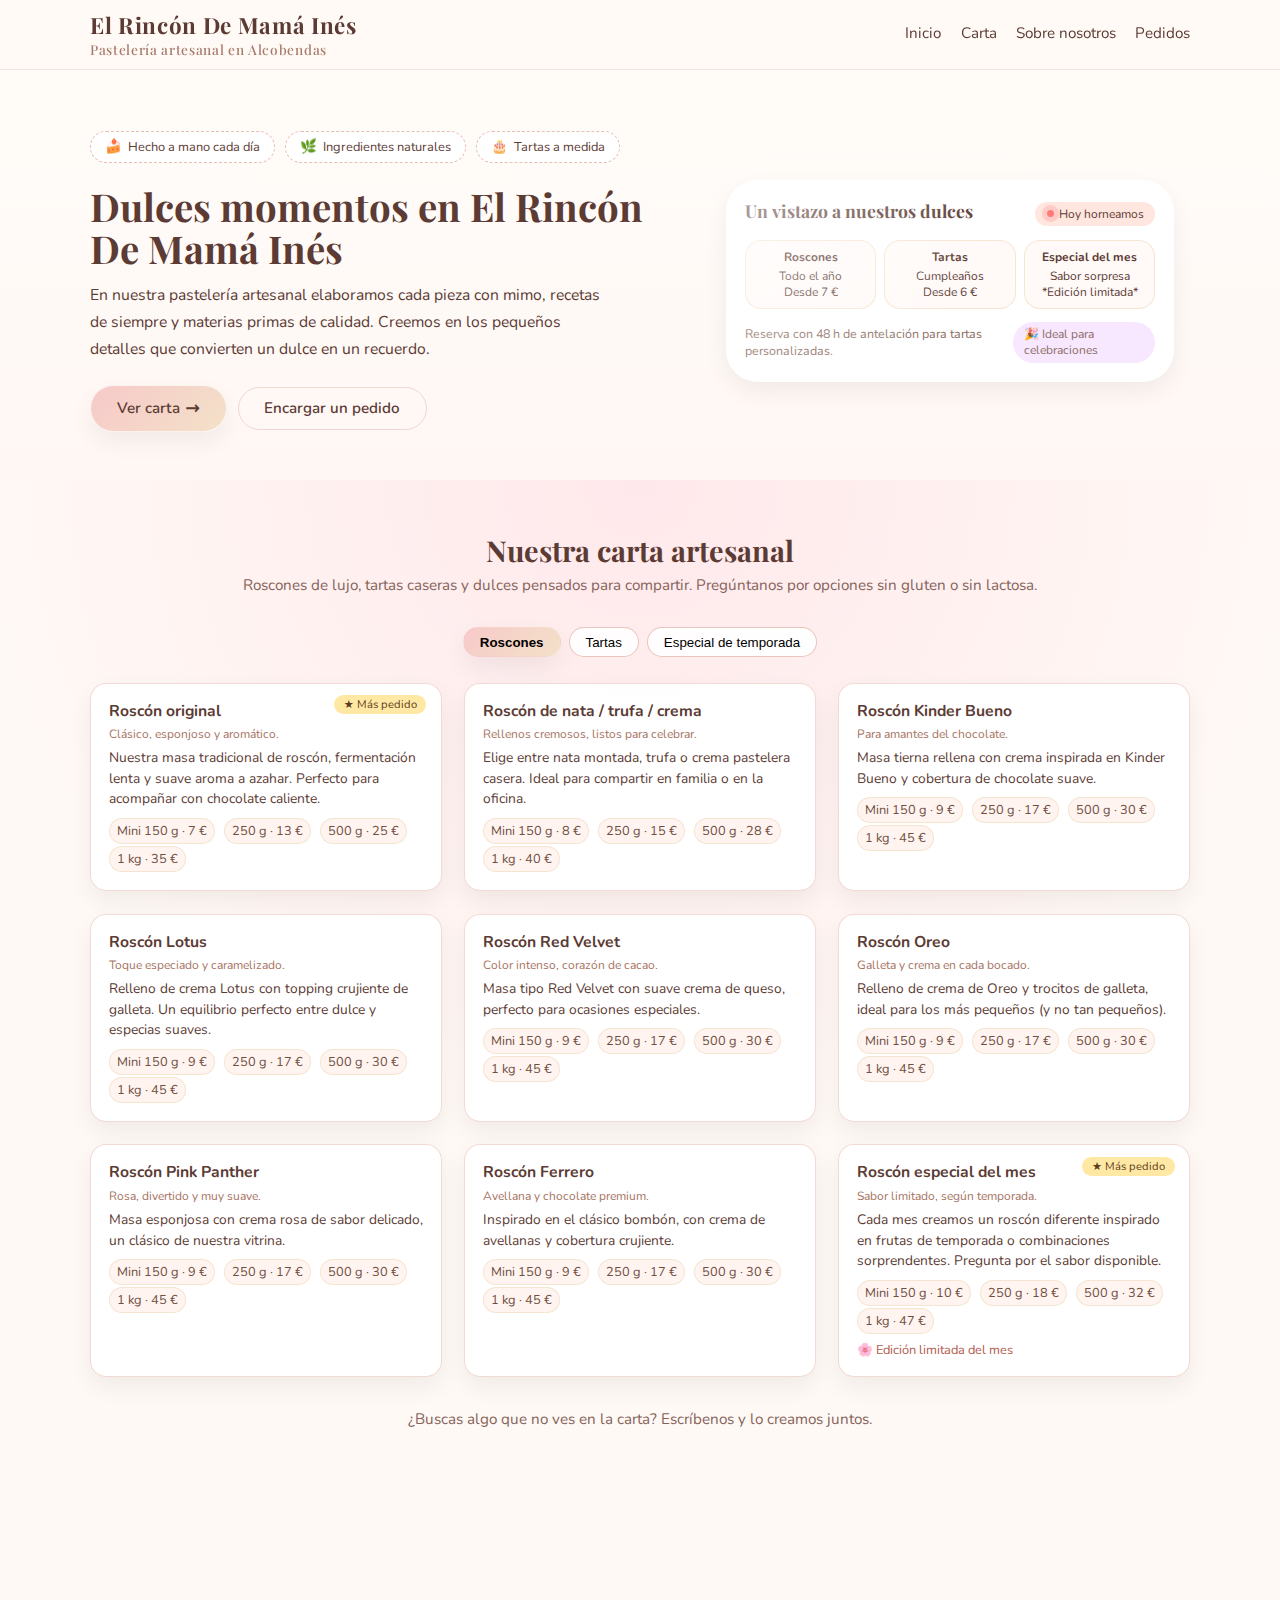
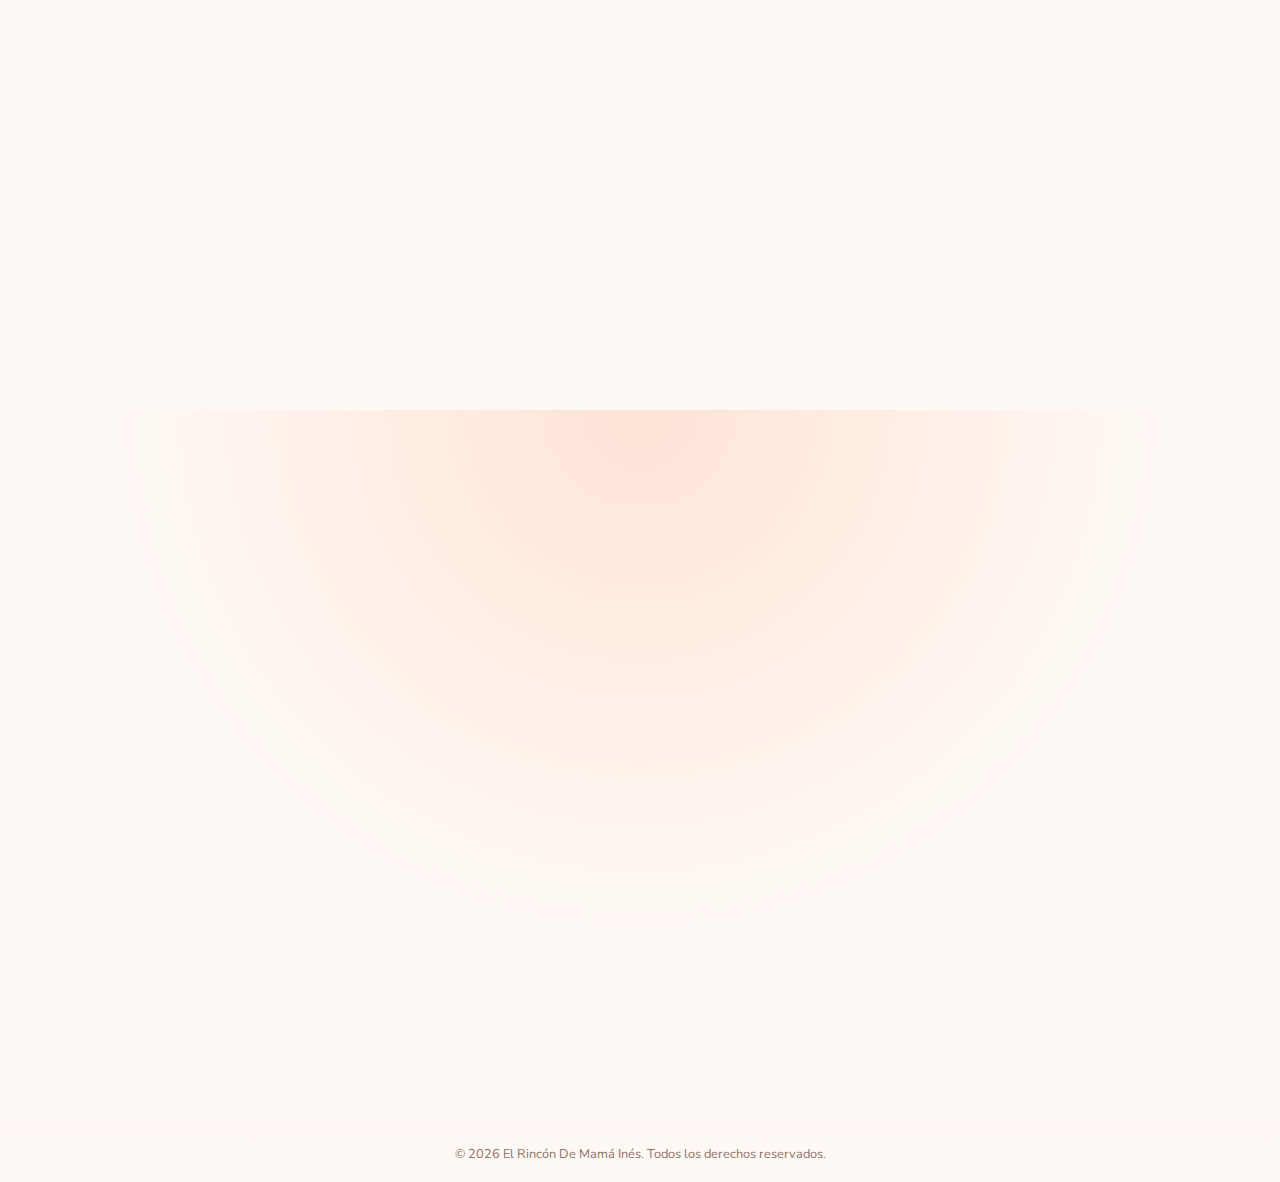
<file: Index.html>
<!DOCTYPE html>
<html lang="es">
<head>
  <meta charset="UTF-8" />
  <title>[El Rincón De Mama Inés] – Pastelería artesanal en ALcobendas</title>

  <!-- Meta SEO -->
  <meta name="viewport" content="width=device-width, initial-scale=1.0" />
  <meta name="description"
        content="Pastelería artesanal en [Ciudad o barrio]. Tartas, roscones y dulces caseros elaborados a diario con ingredientes naturales." />
  <meta name="keywords"
        content="pastelería artesanal, repostería, dulces caseros, tartas, roscones, [Ciudad o barrio]" />

  <!-- Tipografías Google (estilo artesanal y elegante) -->
  <link href="https://fonts.googleapis.com/css2?family=Playfair+Display:wght@500;700&family=Nunito:wght@300;400;600&display=swap" rel="stylesheet">

  <style>
    :root {
      --color-fondo: #fff9f5;
      --color-principal: #f7c9c9;
      --color-secundario: #f3e1c8;
      --color-oscuro: #5c3b34;
      --color-acento: #e7a8a1;
      --color-borde: #f0d7cf;
      --sombra-suave: 0 10px 25px rgba(0,0,0,0.06);
      --radio: 16px;
      --trans: all 0.4s ease;
    }

    * {
      box-sizing: border-box;
      margin: 0;
      padding: 0;
    }

    body {
      font-family: 'Nunito', system-ui, -apple-system, BlinkMacSystemFont, "Segoe UI", sans-serif;
      background: linear-gradient(180deg, #fffdf9 0%, #ffecec 50%, #fff9f5 100%);
      color: var(--color-oscuro);
      scroll-behavior: smooth;
    }

    img {
      max-width: 100%;
      display: block;
    }

    a {
      text-decoration: none;
      color: inherit;
    }

    /* Layout general */
    header {
      position: sticky;
      top: 0;
      z-index: 999;
      backdrop-filter: blur(10px);
      background: rgba(255,249,245,0.9);
      border-bottom: 1px solid rgba(240,215,207,0.7);
    }

    .contenedor {
      width: min(1100px, 92vw);
      margin: 0 auto;
    }

    .nav {
      display: flex;
      align-items: center;
      justify-content: space-between;
      padding: 0.65rem 0;
    }

    .logo {
      font-family: 'Playfair Display', serif;
      font-size: 1.4rem;
      font-weight: 700;
      letter-spacing: 0.03em;
      color: var(--color-oscuro);
    }

    .logo span {
      font-size: 0.85rem;
      font-weight: 500;
      display: block;
      color: #a77b6b;
    }

    .nav-links {
      display: flex;
      gap: 1.2rem;
      font-size: 0.95rem;
    }

    .nav-links a {
      position: relative;
      padding-bottom: 0.15rem;
    }

    .nav-links a::after {
      content: "";
      position: absolute;
      left: 0;
      bottom: 0;
      width: 0;
      height: 2px;
      background: var(--color-acento);
      transition: width 0.25s ease;
    }

    .nav-links a:hover::after {
      width: 100%;
    }

    /* Botón principal */
    .btn {
      display: inline-flex;
      align-items: center;
      justify-content: center;
      background: linear-gradient(135deg, #f7c9c9, #f3e1c8);
      color: var(--color-oscuro);
      padding: 0.65rem 1.6rem;
      border-radius: 999px;
      border: 1px solid rgba(255,255,255,0.7);
      box-shadow: var(--sombra-suave);
      font-weight: 600;
      font-size: 0.95rem;
      cursor: pointer;
      gap: 0.35rem;
      transition: var(--trans);
    }

    .btn span {
      font-size: 1.1rem;
      transform: translateX(0);
      transition: transform 0.3s ease;
    }

    .btn:hover span {
      transform: translateX(3px);
    }

    .btn-outline {
      background: transparent;
      border: 1px solid var(--color-borde);
      box-shadow: none;
    }

    .btn-outline:hover {
      background: rgba(255,255,255,0.7);
    }

    /* Hero / Inicio */
    #inicio {
      padding: 3.8rem 0 3rem;
    }

    .hero {
      display: grid;
      grid-template-columns: minmax(0, 1.2fr) minmax(0, 1fr);
      gap: 2.8rem;
      align-items: center;
    }

    .hero-texto h1 {
      font-family: 'Playfair Display', serif;
      font-size: clamp(2.4rem, 3vw, 3rem);
      line-height: 1.1;
      margin-bottom: 0.8rem;
    }

    .hero-texto h1 span {
      color: #c07a6f;
    }

    .hero-texto p {
      font-size: 0.98rem;
      line-height: 1.7;
      max-width: 32rem;
      margin-bottom: 1.4rem;
    }

    .hero-badges {
      display: flex;
      flex-wrap: wrap;
      gap: 0.6rem;
      margin-bottom: 1.4rem;
      font-size: 0.8rem;
    }

    .badge {
      padding: 0.35rem 0.9rem;
      border-radius: 999px;
      background: rgba(255,255,255,0.9);
      border: 1px dashed rgba(230,182,170,0.9);
      display: inline-flex;
      align-items: center;
      gap: 0.35rem;
    }

    .badge span {
      font-size: 0.85rem;
    }

    .hero-botones {
      display: flex;
      flex-wrap: wrap;
      gap: 0.7rem;
      align-items: center;
    }

    .hero-imagen {
      position: relative;
      padding: 1rem;
    }

    .hero-card {
      background: rgba(255,255,255,0.95);
      border-radius: 32px;
      padding: 1.1rem;
      box-shadow: var(--sombra-suave);
      border: 1px solid rgba(255,255,255,0.9);
      position: relative;
      overflow: hidden;
    }

    .hero-card::before {
      content: "";
      position: absolute;
      inset: 0;
      background: radial-gradient(circle at 0% 0%, rgba(255,255,255,0.7) 0, transparent 55%);
      opacity: 0.8;
      pointer-events: none;
    }

    .hero-card-header {
      display: flex;
      align-items: center;
      justify-content: space-between;
      margin-bottom: 0.7rem;
    }

    .hero-card-header h2 {
      font-family: 'Playfair Display', serif;
      font-size: 1.1rem;
    }

    .hero-chip {
      background: #ffe6df;
      border-radius: 999px;
      padding: 0.25rem 0.7rem;
      font-size: 0.75rem;
      display: flex;
      align-items: center;
      gap: 0.35rem;
    }

    .hero-chip-dot {
      width: 7px;
      height: 7px;
      border-radius: 50%;
      background: #ff7b7b;
      box-shadow: 0 0 0 5px rgba(255,123,123,0.25);
    }

    .hero-productos {
      display: grid;
      grid-template-columns: repeat(3, minmax(0, 1fr));
      gap: 0.5rem;
      margin-bottom: 0.8rem;
    }

    .mini-card {
      background: #fffaf8;
      border-radius: 16px;
      padding: 0.5rem;
      border: 1px solid rgba(243,225,200,0.8);
      font-size: 0.75rem;
      text-align: center;
    }

    .mini-card strong {
      display: block;
      margin-bottom: 0.2rem;
    }

    .hero-card-footer {
      display: flex;
      align-items: center;
      justify-content: space-between;
      font-size: 0.78rem;
      color: #8c6d62;
    }

    .hero-badge-dest {
      display: inline-flex;
      align-items: center;
      gap: 0.3rem;
      background: #f7e7ff;
      padding: 0.3rem 0.7rem;
      border-radius: 999px;
      font-size: 0.75rem;
    }

    /* Secciones genéricas */
    section {
      padding: 3.2rem 0;
    }

    section h2 {
      font-family: 'Playfair Display', serif;
      font-size: 1.8rem;
      text-align: center;
      margin-bottom: 0.4rem;
    }

    section p.section-subtitle {
      text-align: center;
      font-size: 0.95rem;
      color: #85635a;
      margin-bottom: 2rem;
    }

    /* Carta / Menú */
    #carta {
      background: radial-gradient(circle at top, #ffe8eb 0, #fff9f5 55%);
    }

    .tabs-menu {
      display: flex;
      flex-wrap: wrap;
      justify-content: center;
      gap: 0.5rem;
      margin-bottom: 1.6rem;
      font-size: 0.85rem;
    }

    .tab-btn {
      padding: 0.4rem 1rem;
      border-radius: 999px;
      border: 1px solid rgba(230,182,170,0.8);
      background: rgba(255,255,255,0.9);
      cursor: pointer;
      transition: var(--trans);
    }

    .tab-btn.active {
      background: linear-gradient(135deg, #f7c9c9, #f3e1c8);
      border-color: transparent;
      font-weight: 600;
      box-shadow: var(--sombra-suave);
    }

    .menu-grid {
      display: grid;
      grid-template-columns: repeat(auto-fit, minmax(260px, 1fr));
      gap: 1.4rem;
    }

    .menu-card {
      background: rgba(255,255,255,0.95);
      border-radius: var(--radio);
      padding: 1rem 1.1rem;
      box-shadow: var(--sombra-suave);
      border: 1px solid rgba(240,215,207,0.9);
      position: relative;
      overflow: hidden;
    }

    .menu-card.destacado::before {
      content: "★ Más pedido";
      position: absolute;
      top: 0.7rem;
      right: 0.9rem;
      font-size: 0.7rem;
      background: #ffe8a3;
      border-radius: 999px;
      padding: 0.15rem 0.6rem;
      color: #5c3b20;
    }

    .menu-titulo {
      font-weight: 700;
      margin-bottom: 0.3rem;
      font-size: 0.98rem;
    }

    .menu-etiqueta {
      font-size: 0.75rem;
      color: #a57262;
      margin-bottom: 0.35rem;
    }

    .menu-precios {
      font-size: 0.8rem;
      color: #6f4e43;
      margin-top: 0.5rem;
    }

    .menu-precios span {
      display: inline-block;
      margin-right: 0.35rem;
      margin-bottom: 0.15rem;
      padding: 0.18rem 0.45rem;
      border-radius: 999px;
      background: #fff4ef;
      border: 1px solid rgba(243,225,200,0.8);
    }

    .menu-detalle {
      font-size: 0.86rem;
      line-height: 1.5;
    }

    .etiqueta-mes {
      display: inline-flex;
      align-items: center;
      gap: 0.25rem;
      font-size: 0.8rem;
      color: #b25b4d;
      margin-top: 0.3rem;
    }

    /* SOBRE NOSOTROS */
    #sobre {
      background: #fff9f5;
    }

    .sobre-grid {
      display: grid;
      grid-template-columns: minmax(0, 1.1fr) minmax(0, 1fr);
      gap: 2rem;
      align-items: center;
    }

    .sobre-texto p {
      font-size: 0.95rem;
      line-height: 1.7;
      margin-bottom: 1rem;
    }

    .sobre-valores {
      display: grid;
      grid-template-columns: repeat(auto-fit, minmax(160px, 1fr));
      gap: 0.8rem;
      margin-top: 0.7rem;
    }

    .sobre-valor {
      background: rgba(255,255,255,0.9);
      border-radius: 16px;
      padding: 0.8rem 0.9rem;
      border: 1px dashed rgba(230,182,170,0.9);
      font-size: 0.86rem;
    }

    .sobre-valor strong {
      display: block;
      margin-bottom: 0.2rem;
    }

    .sobre-galeria {
      display: grid;
      grid-template-columns: repeat(2, minmax(0,1fr));
      gap: 0.7rem;
    }

    .galeria-item {
      border-radius: 18px;
      overflow: hidden;
      background: linear-gradient(135deg, #f7c9c9, #f3e1c8);
      height: 140px;
      position: relative;
    }

    .galeria-item::after {
      content: "";
      position: absolute;
      inset: 0;
      background-image: linear-gradient(135deg, rgba(255,255,255,0.4) 0, transparent 40%, rgba(0,0,0,0.04) 100%);
      mix-blend-mode: soft-light;
    }

    .galeria-item span {
      position: absolute;
      left: 12px;
      bottom: 10px;
      font-size: 0.8rem;
      color: #4e2b24;
      font-weight: 600;
    }

    /* PEDIDOS Y CONTACTO */
    #contacto {
      background: radial-gradient(circle at top, #ffe3d6 0, #fff9f5 55%);
    }

    .contacto-grid {
      display: grid;
      grid-template-columns: minmax(0, 1.1fr) minmax(0, 1fr);
      gap: 2rem;
      align-items: start;
    }

    form {
      background: rgba(255,255,255,0.96);
      border-radius: var(--radio);
      padding: 1.3rem 1.4rem;
      box-shadow: var(--sombra-suave);
      border: 1px solid rgba(240,215,207,0.9);
    }

    .campo {
      margin-bottom: 0.9rem;
    }

    label {
      display: block;
      font-size: 0.82rem;
      margin-bottom: 0.25rem;
      color: #7a5950;
    }

    input, textarea {
      width: 100%;
      padding: 0.55rem 0.7rem;
      border-radius: 10px;
      border: 1px solid rgba(230,182,170,0.9);
      font-family: inherit;
      font-size: 0.9rem;
      background: #fffdfb;
    }

    textarea {
      min-height: 90px;
      resize: vertical;
    }

    .nota-form {
      font-size: 0.78rem;
      color: #9b756b;
      margin-top: 0.3rem;
    }

    .contacto-info {
      font-size: 0.9rem;
    }

    .info-bloque {
      margin-bottom: 1rem;
    }

    .info-bloque h3 {
      font-size: 0.98rem;
      margin-bottom: 0.2rem;
    }

    .mapa {
      margin-top: 0.5rem;
      border-radius: 14px;
      overflow: hidden;
      height: 200px;
      background: #ffe8e0;
      border: 1px solid rgba(240,215,207,0.9);
    }

    .mapa iframe {
      width: 100%;
      height: 100%;
      border: 0;
    }

    .rrss {
      display: flex;
      gap: 0.6rem;
      margin-top: 0.5rem;
    }

    .rrss a {
      width: 32px;
      height: 32px;
      border-radius: 999px;
      background: #fff;
      display: inline-flex;
      align-items: center;
      justify-content: center;
      box-shadow: var(--sombra-suave);
      font-size: 1.1rem;
    }

    footer {
      text-align: center;
      padding: 1.6rem 0 1.2rem;
      font-size: 0.8rem;
      color: #8f7066;
    }

    /* Animaciones suaves */
    .fade-up {
      opacity: 0;
      transform: translateY(10px);
      transition: opacity 0.7s ease, transform 0.7s ease;
    }
    .fade-up.visible {
      opacity: 1;
      transform: translateY(0);
    }

    /* Responsive */
    @media (max-width: 900px) {
      .hero, .sobre-grid, .contacto-grid {
        grid-template-columns: 1fr;
      }
      .hero {
        text-align: center;
      }
      .hero-texto p {
        margin-left: auto;
        margin-right: auto;
      }
      .hero-badges, .hero-botones {
        justify-content: center;
      }
      .hero-imagen {
        order: -1;
      }
    }

    @media (max-width: 720px) {
      .nav {
        flex-direction: column;
        gap: 0.4rem;
      }
      .nav-links {
        font-size: 0.9rem;
      }
      section {
        padding: 2.5rem 0;
      }
      .menu-grid {
        grid-template-columns: 1fr;
      }
    }

    @media (max-width: 480px) {
      .nav-links {
        flex-wrap: wrap;
        justify-content: center;
      }
      .hero-card {
        border-radius: 24px;
      }
    }
  </style>
</head>
<body>

  <!-- HEADER -->
  <header>
    <div class="contenedor nav">
      <div class="logo">
        El  Rincón De Mamá Inés
        <span>Pastelería artesanal en Alcobendas</span>
      </div>
      <nav class="nav-links">
        <a href="#inicio">Inicio</a>
        <a href="#carta">Carta</a>
        <a href="#sobre">Sobre nosotros</a>
        <a href="#contacto">Pedidos</a>
      </nav>
    </div>
  </header>

  <!-- INICIO -->
  <section id="inicio">
    <div class="contenedor hero">
      <div class="hero-texto fade-up">
        <div class="hero-badges">
          <div class="badge"><span>🍰</span> Hecho a mano cada día</div>
          <div class="badge"><span>🌿</span> Ingredientes naturales</div>
          <div class="badge"><span>🎂</span> Tartas a medida</div>
        </div>

        <h1>Dulces momentos en El  Rincón De Mamá Inés<span></span></h1>
        <p>
          En nuestra pastelería artesanal elaboramos cada pieza con mimo, recetas de siempre y materias primas de calidad.
          Creemos en los pequeños detalles que convierten un dulce en un recuerdo.
        </p>

        <div class="hero-botones">
          <a href="#carta" class="btn">Ver carta <span>→</span></a>
          <a href="#contacto" class="btn btn-outline">Encargar un pedido</a>
        </div>
      </div>

      <div class="hero-imagen fade-up">
        <div class="hero-card">
          <div class="hero-card-header">
            <h2>Un vistazo a nuestros dulces</h2>
            <div class="hero-chip">
              <div class="hero-chip-dot"></div>
              Hoy horneamos
            </div>
          </div>

          <div class="hero-productos">
            <div class="mini-card">
              <strong>Roscones</strong>
              <span>Todo el año</span><br>
              <span>Desde 7 €</span>
            </div>
            <div class="mini-card">
              <strong>Tartas</strong>
              <span>Cumpleaños</span><br>
              <span>Desde 6 €</span>
            </div>
            <div class="mini-card">
              <strong>Especial del mes</strong>
              <span>Sabor sorpresa</span><br>
              <span>*Edición limitada*</span>
            </div>
          </div>

          <div class="hero-card-footer">
            <span>Reserva con 48 h de antelación para tartas personalizadas.</span>
            <span class="hero-badge-dest">🎉 Ideal para celebraciones</span>
          </div>
        </div>
      </div>
    </div>
  </section>

  <!-- CARTA / MENÚ -->
  <section id="carta">
    <div class="contenedor">
      <h2>Nuestra carta artesanal</h2>
      <p class="section-subtitle">
        Roscones de lujo, tartas caseras y dulces pensados para compartir. Pregúntanos por opciones sin gluten o sin lactosa.
      </p>

      <!-- Pestañas de categorías -->
      <div class="tabs-menu">
        <button class="tab-btn active" data-tab="roscones">Roscones</button>
        <button class="tab-btn" data-tab="tartas">Tartas</button>
        <button class="tab-btn" data-tab="temporada">Especial de temporada</button>
      </div>

      <!-- ROSCONES -->
      <div class="menu-tab" id="tab-roscones">
        <div class="menu-grid">
          <!-- Ejemplo de producto; adapta los nombres y precios a tu carta real -->
          <article class="menu-card destacado">
            <div class="menu-titulo">Roscón original</div>
            <div class="menu-etiqueta">Clásico, esponjoso y aromático.</div>
            <p class="menu-detalle">
              Nuestra masa tradicional de roscón, fermentación lenta y suave aroma a azahar. Perfecto para acompañar con chocolate caliente.
            </p>
            <div class="menu-precios">
              <span>Mini 150 g · 7 €</span>
              <span>250 g · 13 €</span>
              <span>500 g · 25 €</span>
              <span>1 kg · 35 €</span>
            </div>
          </article>

          <article class="menu-card">
            <div class="menu-titulo">Roscón de nata / trufa / crema</div>
            <div class="menu-etiqueta">Rellenos cremosos, listos para celebrar.</div>
            <p class="menu-detalle">
              Elige entre nata montada, trufa o crema pastelera casera. Ideal para compartir en familia o en la oficina.
            </p>
            <div class="menu-precios">
              <span>Mini 150 g · 8 €</span>
              <span>250 g · 15 €</span>
              <span>500 g · 28 €</span>
              <span>1 kg · 40 €</span>
            </div>
          </article>

          <article class="menu-card">
            <div class="menu-titulo">Roscón Kinder Bueno</div>
            <div class="menu-etiqueta">Para amantes del chocolate.</div>
            <p class="menu-detalle">
              Masa tierna rellena con crema inspirada en Kinder Bueno y cobertura de chocolate suave.
            </p>
            <div class="menu-precios">
              <span>Mini 150 g · 9 €</span>
              <span>250 g · 17 €</span>
              <span>500 g · 30 €</span>
              <span>1 kg · 45 €</span>
            </div>
          </article>

          <article class="menu-card">
            <div class="menu-titulo">Roscón Lotus</div>
            <div class="menu-etiqueta">Toque especiado y caramelizado.</div>
            <p class="menu-detalle">
              Relleno de crema Lotus con topping crujiente de galleta. Un equilibrio perfecto entre dulce y especias suaves.
            </p>
            <div class="menu-precios">
              <span>Mini 150 g · 9 €</span>
              <span>250 g · 17 €</span>
              <span>500 g · 30 €</span>
              <span>1 kg · 45 €</span>
            </div>
          </article>

          <article class="menu-card">
            <div class="menu-titulo">Roscón Red Velvet</div>
            <div class="menu-etiqueta">Color intenso, corazón de cacao.</div>
            <p class="menu-detalle">
              Masa tipo Red Velvet con suave crema de queso, perfecto para ocasiones especiales.
            </p>
            <div class="menu-precios">
              <span>Mini 150 g · 9 €</span>
              <span>250 g · 17 €</span>
              <span>500 g · 30 €</span>
              <span>1 kg · 45 €</span>
            </div>
          </article>

          <article class="menu-card">
            <div class="menu-titulo">Roscón Oreo</div>
            <div class="menu-etiqueta">Galleta y crema en cada bocado.</div>
            <p class="menu-detalle">
              Relleno de crema de Oreo y trocitos de galleta, ideal para los más pequeños (y no tan pequeños).
            </p>
            <div class="menu-precios">
              <span>Mini 150 g · 9 €</span>
              <span>250 g · 17 €</span>
              <span>500 g · 30 €</span>
              <span>1 kg · 45 €</span>
            </div>
          </article>

          <article class="menu-card">
            <div class="menu-titulo">Roscón Pink Panther</div>
            <div class="menu-etiqueta">Rosa, divertido y muy suave.</div>
            <p class="menu-detalle">
              Masa esponjosa con crema rosa de sabor delicado, un clásico de nuestra vitrina.
            </p>
            <div class="menu-precios">
              <span>Mini 150 g · 9 €</span>
              <span>250 g · 17 €</span>
              <span>500 g · 30 €</span>
              <span>1 kg · 45 €</span>
            </div>
          </article>

          <article class="menu-card">
            <div class="menu-titulo">Roscón Ferrero</div>
            <div class="menu-etiqueta">Avellana y chocolate premium.</div>
            <p class="menu-detalle">
              Inspirado en el clásico bombón, con crema de avellanas y cobertura crujiente.
            </p>
            <div class="menu-precios">
              <span>Mini 150 g · 9 €</span>
              <span>250 g · 17 €</span>
              <span>500 g · 30 €</span>
              <span>1 kg · 45 €</span>
            </div>
          </article>

          <article class="menu-card destacado">
            <div class="menu-titulo">Roscón especial del mes</div>
            <div class="menu-etiqueta">Sabor limitado, según temporada.</div>
            <p class="menu-detalle">
              Cada mes creamos un roscón diferente inspirado en frutas de temporada o combinaciones sorprendentes. Pregunta por el sabor disponible.
            </p>
            <div class="menu-precios">
              <span>Mini 150 g · 10 €</span>
              <span>250 g · 18 €</span>
              <span>500 g · 32 €</span>
              <span>1 kg · 47 €</span>
            </div>
            <div class="etiqueta-mes">🌸 Edición limitada del mes</div>
          </article>
        </div>
      </div>

      <!-- TARTAS -->
      <div class="menu-tab" id="tab-tartas" style="display:none;">
        <div class="menu-grid">
          <article class="menu-card destacado">
            <div class="menu-titulo">Tarta de chocolate</div>
            <div class="menu-etiqueta">Esponjosa, intensa y muy casera.</div>
            <p class="menu-detalle">
              Bizcocho de cacao con relleno cremoso y cobertura brillante de chocolate. Disponible en varios tamaños para adaptarse a tu celebración.
            </p>
            <div class="menu-precios">
              <span>Porción · 7 €</span>
              <span>2‑3 raciones · 18 €</span>
              <span>5‑6 raciones · 26 €</span>
              <span>7‑8 raciones · 34 €</span>
              <span>8‑10 raciones · 39 €</span>
              <span>10‑12 raciones · 46 €</span>
              <span>12‑18 raciones · 52 €</span>
            </div>
          </article>

          <article class="menu-card">
            <div class="menu-titulo">Tarta de queso</div>
            <div class="menu-etiqueta">Cremosa, al horno.</div>
            <p class="menu-detalle">
              Tarta de queso estilo casero, ligeramente tostada, con base crujiente de galleta. Puedes añadir coulis de frutos rojos.
            </p>
            <div class="menu-precios">
              <span>Porción · 7 €</span>
              <span>2‑3 raciones · 18 €</span>
              <span>5‑6 raciones · 26 €</span>
              <span>7‑8 raciones · 34 €</span>
              <span>8‑10 raciones · 39 €</span>
              <span>10‑12 raciones · 46 €</span>
              <span>12‑18 raciones · 52 €</span>
            </div>
          </article>

          <article class="menu-card">
            <div class="menu-titulo">Tarta de zanahoria</div>
            <div class="menu-etiqueta">Con nueces y crema suave.</div>
            <p class="menu-detalle">
              Bizcocho húmedo de zanahoria con especias suaves y frosting de queso crema. Una opción equilibrada y muy aromática.
            </p>
            <div class="menu-precios">
              <span>Porción · 6 €</span>
              <span>2‑3 raciones · 17 €</span>
              <span>5‑6 raciones · 25 €</span>
              <span>7‑8 raciones · 33 €</span>
              <span>8‑10 raciones · 38 €</span>
              <span>10‑12 raciones · 45 €</span>
              <span>12‑18 raciones · 50 €</span>
            </div>
          </article>

          <article class="menu-card">
            <div class="menu-titulo">Tarta Kinder Bueno</div>
            <div class="menu-etiqueta">Rellena de crema Kinder.</div>
            <p class="menu-detalle">
              Para fans de este clásico chocolate: bizcocho suave con capas de crema inspirada en Kinder y decoración temática.
            </p>
            <div class="menu-precios">
              <span>Porción · 6 €</span>
              <span>2‑3 raciones · 17 €</span>
              <span>5‑6 raciones · 25 €</span>
              <span>7‑8 raciones · 33 €</span>
              <span>8‑10 raciones · 38 €</span>
              <span>10‑12 raciones · 45 €</span>
              <span>12‑18 raciones · 50 €</span>
            </div>
          </article>

          <article class="menu-card">
            <div class="menu-titulo">Tarta Bailys</div>
            <div class="menu-etiqueta">Suave toque licoroso.</div>
            <p class="menu-detalle">
              Tarta cremosa con ligero toque de licor Bailys, perfecta para sobremesas de adultos.
            </p>
            <div class="menu-precios">
              <span>Porción · 6 €</span>
              <span>2‑3 raciones · 17 €</span>
              <span>5‑6 raciones · 25 €</span>
              <span>7‑8 raciones · 33 €</span>
              <span>8‑10 raciones · 38 €</span>
              <span>10‑12 raciones · 45 €</span>
              <span>12‑18 raciones · 50 €</span>
            </div>
          </article>

          <article class="menu-card">
            <div class="menu-titulo">Tarta dulce de leche</div>
            <div class="menu-etiqueta">Caramelo cremoso en cada capa.</div>
            <p class="menu-detalle">
              Capas de bizcocho vainilla con relleno abundante de dulce de leche y cobertura suave.
            </p>
            <div class="menu-precios">
              <span>Porción · 6 €</span>
              <span>2‑3 raciones · 17 €</span>
              <span>5‑6 raciones · 25 €</span>
              <span>7‑8 raciones · 33 €</span>
              <span>8‑10 raciones · 38 €</span>
              <span>10‑12 raciones · 45 €</span>
              <span>12‑18 raciones · 50 €</span>
            </div>
          </article>

          <article class="menu-card">
            <div class="menu-titulo">Tarta café / moca</div>
            <div class="menu-etiqueta">Equilibrio perfecto entre café y cacao.</div>
            <p class="menu-detalle">
              Para amantes del café, con notas suaves de espresso y cacao en una tarta cremosa.
            </p>
            <div class="menu-precios">
              <span>Porción · 6 €</span>
              <span>2‑3 raciones · 17 €</span>
              <span>5‑6 raciones · 25 €</span>
              <span>7‑8 raciones · 33 €</span>
              <span>8‑10 raciones · 38 €</span>
              <span>10‑12 raciones · 45 €</span>
              <span>12‑18 raciones · 50 €</span>
            </div>
          </article>

          <article class="menu-card destacado">
            <div class="menu-titulo">La tarta del mes</div>
            <div class="menu-etiqueta">Creación única, según temporada.</div>
            <p class="menu-detalle">
              Cada mes diseñamos una tarta especial: puede ser frutal, chocolatosa o con sabores más atrevidos. Pregunta por la propuesta actual.
            </p>
            <div class="menu-precios">
              <span>Porción · 7 €</span>
              <span>2‑3 raciones · 18 €</span>
              <span>5‑6 raciones · 26 €</span>
              <span>7‑8 raciones · 33 €</span>
              <span>8‑10 raciones · 38 €</span>
              <span>10‑12 raciones · 45 €</span>
              <span>12‑18 raciones · 50 €</span>
            </div>
            <div class="etiqueta-mes">🎂 Consulta sabores disponibles</div>
          </article>
        </div>
      </div>

      <!-- ESPECIAL TEMPORADA / OTROS DULCES -->
      <div class="menu-tab" id="tab-temporada" style="display:none;">
        <div class="menu-grid">
          <article class="menu-card destacado">
            <div class="menu-titulo">Ediciones de temporada</div>
            <div class="menu-etiqueta">Navidad, San Valentín, comuniones y más.</div>
            <p class="menu-detalle">
              Diseñamos colecciones especiales de tartas, roscones y dulces decorados para las fechas señaladas.
              Consulta en tienda o por WhatsApp las propuestas actuales y packs para eventos.
            </p>
          </article>

          <article class="menu-card">
            <div class="menu-titulo">Detalles dulces para eventos</div>
            <div class="menu-etiqueta">Mesas dulces, cupcakes, mini tartaletas, galletas decoradas.</div>
            <p class="menu-detalle">
              Prepararemos un surtido a tu medida para cumpleaños, bautizos, comuniones o eventos de empresa.
              Coméntanos el número de invitados y estilo que buscas.
            </p>
          </article>
        </div>
      </div>

      <p class="section-subtitle" style="margin-top:2rem;">
        ¿Buscas algo que no ves en la carta? Escríbenos y lo creamos juntos.
      </p>
    </div>
  </section>

  <!-- SOBRE NOSOTROS -->
  <section id="sobre">
    <div class="contenedor sobre-grid">
      <div class="sobre-texto fade-up">
        <h2>Sobre nosotros</h2>
        <p>
          El Rincón De Mamá Inés nace del sueño de compartir sabores de siempre con un toque actual.
          Hornea un pequeño equipo de reposteros que disfruta cuidando cada detalle, desde la selección de ingredientes hasta el acabado final.
        </p>
        <p>
          Trabajamos con harinas de calidad, huevos frescos y materias primas cuidadosamente elegidas.
          Evitamos los procesos industriales y preferimos las elaboraciones pausadas, como se ha hecho toda la vida.
        </p>

        <div class="sobre-valores">
          <div class="sobre-valor">
            <strong>Ingredientes naturales</strong>
            Usamos materias primas seleccionadas y apostamos por proveedores de confianza.
          </div>
          <div class="sobre-valor">
            <strong>Recetas tradicionales</strong>
            Respetamos la esencia de la repostería clásica, con toques creativos y adaptados a cada temporada.
          </div>
          <div class="sobre-valor">
            <strong>Atención al detalle</strong>
            Cada tarta es única: cuidamos la presentación, los mensajes personalizados y el empaquetado.
          </div>
        </div>
      </div>

      <div class="sobre-galeria fade-up">
        <div class="galeria-item">
          <span>Vitrina diaria</span>
        </div>
        <div class="galeria-item">
          <span>Tartas personalizadas</span>
        </div>
        <div class="galeria-item">
          <span>Roscones de lujo</span>
        </div>
        <div class="galeria-item">
          <span>Momentos que se celebran</span>
        </div>
      </div>
    </div>
  </section>

  <!-- PEDIDOS Y CONTACTO -->
  <section id="contacto">
    <div class="contenedor contacto-grid">
      <div class="fade-up">
        <h2>Pedidos y contacto</h2>
        <p class="section-subtitle">
          Cuéntanos tu idea y te ayudamos a darle forma. Responderemos lo antes posible.
        </p>

        <form id="pedidoForm">
          <div class="campo">
            <label for="nombre">Nombre completo</label>
            <input type="text" id="nombre" name="nombre" placeholder="Tu nombre" required />
          </div>
          <div class="campo">
            <label for="email">Correo electrónico</label>
            <input type="email" id="email" name="email" placeholder="tucorreo@ejemplo.com" required />
          </div>
          <div class="campo">
            <label for="telefono">Teléfono</label>
            <input type="tel" id="telefono" name="telefono" placeholder="Número de contacto" required />
          </div>
          <div class="campo">
            <label for="descripcion">Descripción del pedido</label>
            <textarea id="descripcion" name="descripcion"
                      placeholder="Fecha del evento, tipo de tarta o roscón, número de raciones, sabores, alergias…"
                      required></textarea>
          </div>
          <div class="campo">
            <button type="submit" class="btn">Enviar solicitud <span>✉️</span></button>
          </div>
          <p class="nota-form">
            Los pedidos personalizados se confirman siempre por email o teléfono.
            Te responderemos con la mejor opción para ti.
          </p>
        </form>
      </div>

      <div class="contacto-info fade-up">
        <div class="info-bloque">
          <h3>Visítanos</h3>
          <p>
            El  Rincón De Mamá Inés<br>
            Pl. del Maestro Vives, 10, 28100 <br>
            Alcobendas, Madrid, España
          </p>
        </div>
        <div class="info-bloque">
          <h3>Horario aproximado</h3>
          <p>
            Lunes a viernes: 9:00 – 14:00 / 17:00 – 20:00<br>
            Sábados: 10:00 – 14:00<br>
            Domingos y festivos: consultar.
          </p>
        </div>
        <div class="info-bloque">
          <h3>Contacto directo</h3>
          <p>
            Teléfono / WhatsApp: <strong>[tu teléfono]</strong><br>
            Email: <strong>[tu email]</strong>
          </p>
        </div>

        <div class="info-bloque">
          <h3>Cómo llegar</h3>
          <div class="mapa">
            <!-- Sustituye la URL del iframe por el mapa real de tu negocio -->
            <iframe
              src="https://www.google.com/maps/embed?pb=!1m18!1m12!1m3!1d3035.8539500000003!2d-3.627!3d40.55!2m3!1f0!2f0!3f0!3m2!1i1024!2i768!4f13.1!3m3!1m2!1s0xd422fb2f0000000%3APasteleria!2s[Nombre%20de%20la%20Pasteleria]!5e0!3m2!1ses!2ses!4v0000000000"
              loading="lazy" referrerpolicy="no-referrer-when-downgrade"></iframe>
          </div>
        </div>

        <div class="info-bloque">
          <h3>Redes sociales</h3>
          <div class="rrss">
            <a href="#" aria-label="Instagram">@el_rincon_de_mama_ines</a>
            <a href="#" aria-label="Facebook">f</a>
            <a href="#" aria-label="WhatsApp">⊙</a>
          </div>
        </div>
      </div>
    </div>
  </section>

  <footer>
    © <span id="year"></span> El  Rincón De Mamá Inés. Todos los derechos reservados.
  </footer>

  <script>
    // Tabs de carta
    const tabButtons = document.querySelectorAll('.tab-btn');
    const tabs = {
      roscones: document.getElementById('tab-roscones'),
      tartas: document.getElementById('tab-tartas'),
      temporada: document.getElementById('tab-temporada')
    };

    tabButtons.forEach(btn => {
      btn.addEventListener('click', () => {
        tabButtons.forEach(b => b.classList.remove('active'));
        btn.classList.add('active');

        Object.values(tabs).forEach(tab => tab.style.display = 'none');
        const seleccion = btn.dataset.tab;
        tabs[seleccion].style.display = 'block';
      });
    });

    // Animaciones de aparición suave
    const observador = new IntersectionObserver((entradas) => {
      entradas.forEach(e => {
        if (e.isIntersecting) {
          e.target.classList.add('visible');
        }
      });
    }, { threshold: 0.15 });

    document.querySelectorAll('.fade-up').forEach(el => observador.observe(el));

    // Año actual en el footer
    document.getElementById('year').textContent = new Date().getFullYear();

    // Manejo sencillo del formulario
    document.getElementById('pedidoForm').addEventListener('submit', (e) => {
      e.preventDefault();
      alert('Gracias por tu mensaje. Nos pondremos en contacto contigo para confirmar tu pedido.');
      e.target.reset();
    });
  </script>
</body>
</html>
</file>
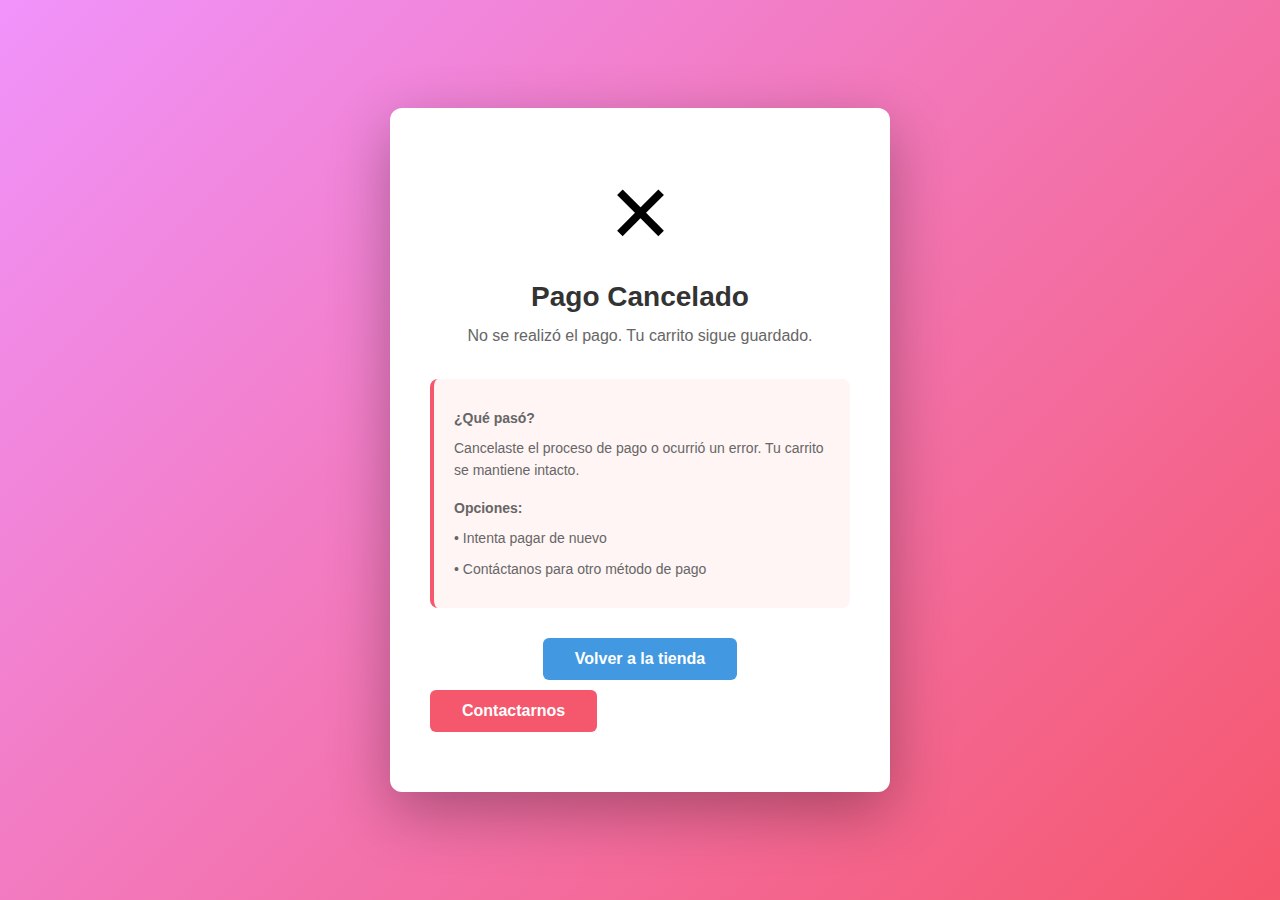
<file: cancelado.html>
<!DOCTYPE html>
<html lang="es">
<head>
    <meta charset="UTF-8">
    <meta name="viewport" content="width=device-width, initial-scale=1.0">
    <title>Pago Cancelado - El Rincón De Mamá Inés</title>
    <style>
        * {
            margin: 0;
            padding: 0;
            box-sizing: border-box;
        }
        
        body {
            font-family: -apple-system, BlinkMacSystemFont, 'Segoe UI', Roboto, sans-serif;
            background: linear-gradient(135deg, #f093fb 0%, #f5576c 100%);
            min-height: 100vh;
            display: flex;
            align-items: center;
            justify-content: center;
            padding: 20px;
        }
        
        .container {
            background: white;
            border-radius: 12px;
            box-shadow: 0 20px 60px rgba(0,0,0,0.3);
            text-align: center;
            padding: 60px 40px;
            max-width: 500px;
        }
        
        .cancel-icon {
            font-size: 80px;
            margin-bottom: 20px;
        }
        
        h1 {
            font-size: 28px;
            color: #333;
            margin-bottom: 10px;
        }
        
        p {
            color: #666;
            font-size: 16px;
            line-height: 1.6;
            margin-bottom: 20px;
        }
        
        .details {
            background: #fff5f5;
            border-left: 4px solid #f5576c;
            padding: 20px;
            margin: 30px 0;
            text-align: left;
            border-radius: 8px;
        }
        
        .details p {
            margin: 8px 0;
            font-size: 14px;
            color: #666;
        }
        
        .button {
            display: inline-block;
            padding: 12px 32px;
            background: #4299e1;
            color: white;
            text-decoration: none;
            border-radius: 6px;
            font-weight: 600;
            transition: background 0.3s;
            border: none;
            cursor: pointer;
            font-size: 16px;
        }
        
        .button:hover {
            background: #3182ce;
        }
        
        .button-secondary {
            background: #f5576c;
            margin-top: 10px;
            display: block;
        }
        
        .button-secondary:hover {
            background: #e8476a;
        }
    </style>
</head>
<body>
    <div class="container">
        <div class="cancel-icon">✕</div>
        <h1>Pago Cancelado</h1>
        <p>No se realizó el pago. Tu carrito sigue guardado.</p>
        
        <div class="details">
            <p><strong>¿Qué pasó?</strong></p>
            <p>Cancelaste el proceso de pago o ocurrió un error. Tu carrito se mantiene intacto.</p>
            <p style="margin-top: 15px;"><strong>Opciones:</strong></p>
            <p>• Intenta pagar de nuevo</p>
            <p>• Contáctanos para otro método de pago</p>
        </div>
        
        <button class="button" onclick="window.location.href='/'">Volver a la tienda</button>
        <button class="button button-secondary" onclick="window.location.href='/#contacto'">Contactarnos</button>
    </div>
</body>
</html>
</file>
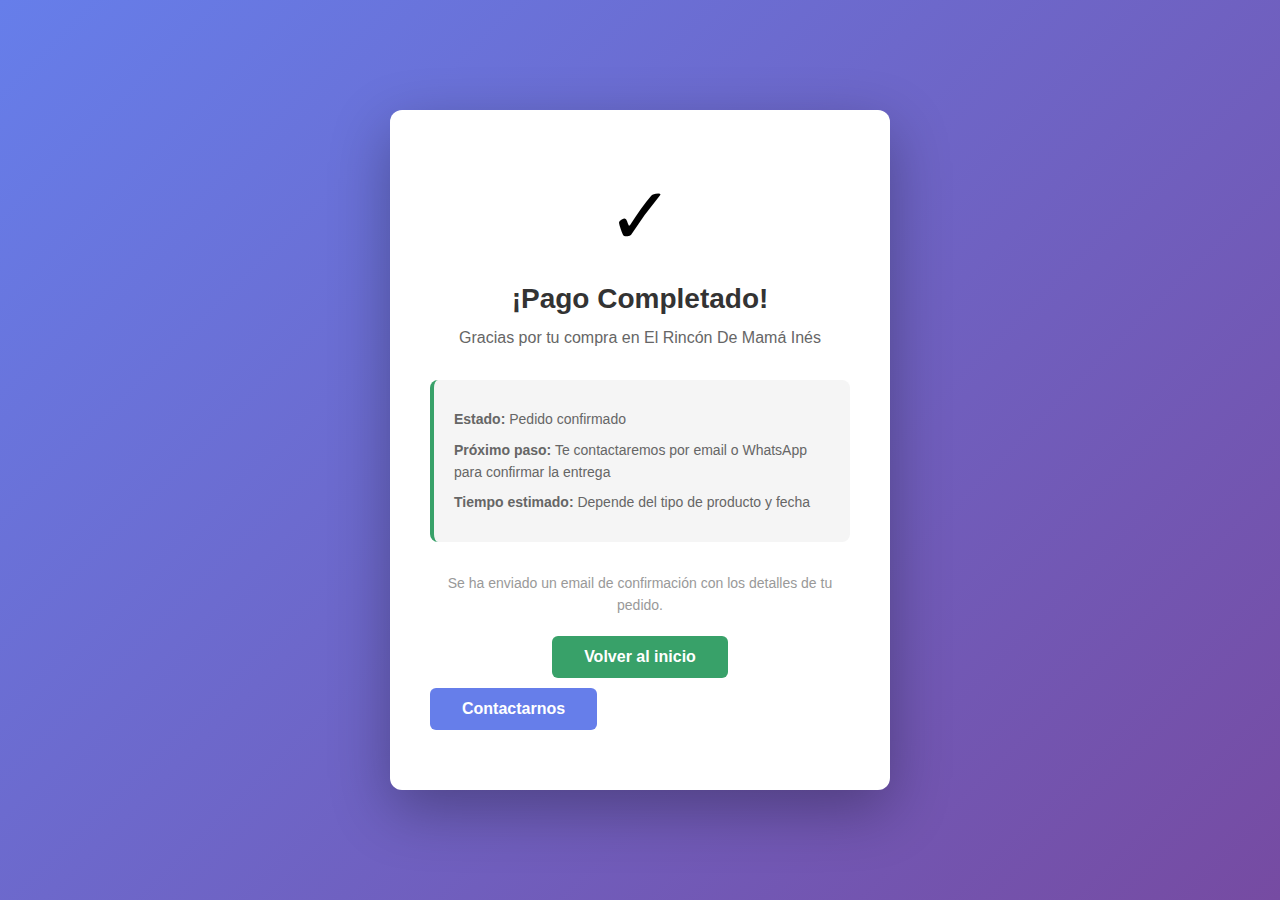
<file: exito.html>
<!DOCTYPE html>
<html lang="es">
<head>
    <meta charset="UTF-8">
    <meta name="viewport" content="width=device-width, initial-scale=1.0">
    <title>✓ Pago Exitoso - El Rincón De Mamá Inés</title>
    <style>
        * {
            margin: 0;
            padding: 0;
            box-sizing: border-box;
        }
        
        body {
            font-family: -apple-system, BlinkMacSystemFont, 'Segoe UI', Roboto, sans-serif;
            background: linear-gradient(135deg, #667eea 0%, #764ba2 100%);
            min-height: 100vh;
            display: flex;
            align-items: center;
            justify-content: center;
            padding: 20px;
        }
        
        .container {
            background: white;
            border-radius: 12px;
            box-shadow: 0 20px 60px rgba(0,0,0,0.3);
            text-align: center;
            padding: 60px 40px;
            max-width: 500px;
        }
        
        .success-icon {
            font-size: 80px;
            margin-bottom: 20px;
        }
        
        h1 {
            font-size: 28px;
            color: #333;
            margin-bottom: 10px;
        }
        
        p {
            color: #666;
            font-size: 16px;
            line-height: 1.6;
            margin-bottom: 20px;
        }
        
        .details {
            background: #f5f5f5;
            border-left: 4px solid #38a169;
            padding: 20px;
            margin: 30px 0;
            text-align: left;
            border-radius: 8px;
        }
        
        .details p {
            margin: 8px 0;
            font-size: 14px;
        }
        
        .button {
            display: inline-block;
            padding: 12px 32px;
            background: #38a169;
            color: white;
            text-decoration: none;
            border-radius: 6px;
            font-weight: 600;
            transition: background 0.3s;
            border: none;
            cursor: pointer;
            font-size: 16px;
        }
        
        .button:hover {
            background: #2f855a;
        }
        
        .button-secondary {
            background: #667eea;
            margin-top: 10px;
            display: block;
        }
        
        .button-secondary:hover {
            background: #5a6fd8;
        }
    </style>
</head>
<body>
    <div class="container">
        <div class="success-icon">✓</div>
        <h1>¡Pago Completado!</h1>
        <p>Gracias por tu compra en El Rincón De Mamá Inés</p>
        
        <div class="details">
            <p><strong>Estado:</strong> Pedido confirmado</p>
            <p><strong>Próximo paso:</strong> Te contactaremos por email o WhatsApp para confirmar la entrega</p>
            <p><strong>Tiempo estimado:</strong> Depende del tipo de producto y fecha</p>
        </div>
        
        <p style="font-size: 14px; color: #999;">
            Se ha enviado un email de confirmación con los detalles de tu pedido.
        </p>
        
        <button class="button" onclick="window.location.href='/'">Volver al inicio</button>
        <button class="button button-secondary" onclick="window.location.href='/#contacto'">Contactarnos</button>
    </div>
    
    <script>
        // Limpiar el carrito después del pago exitoso
        localStorage.removeItem('carrito');
    </script>
</body>
</html>
</file>
